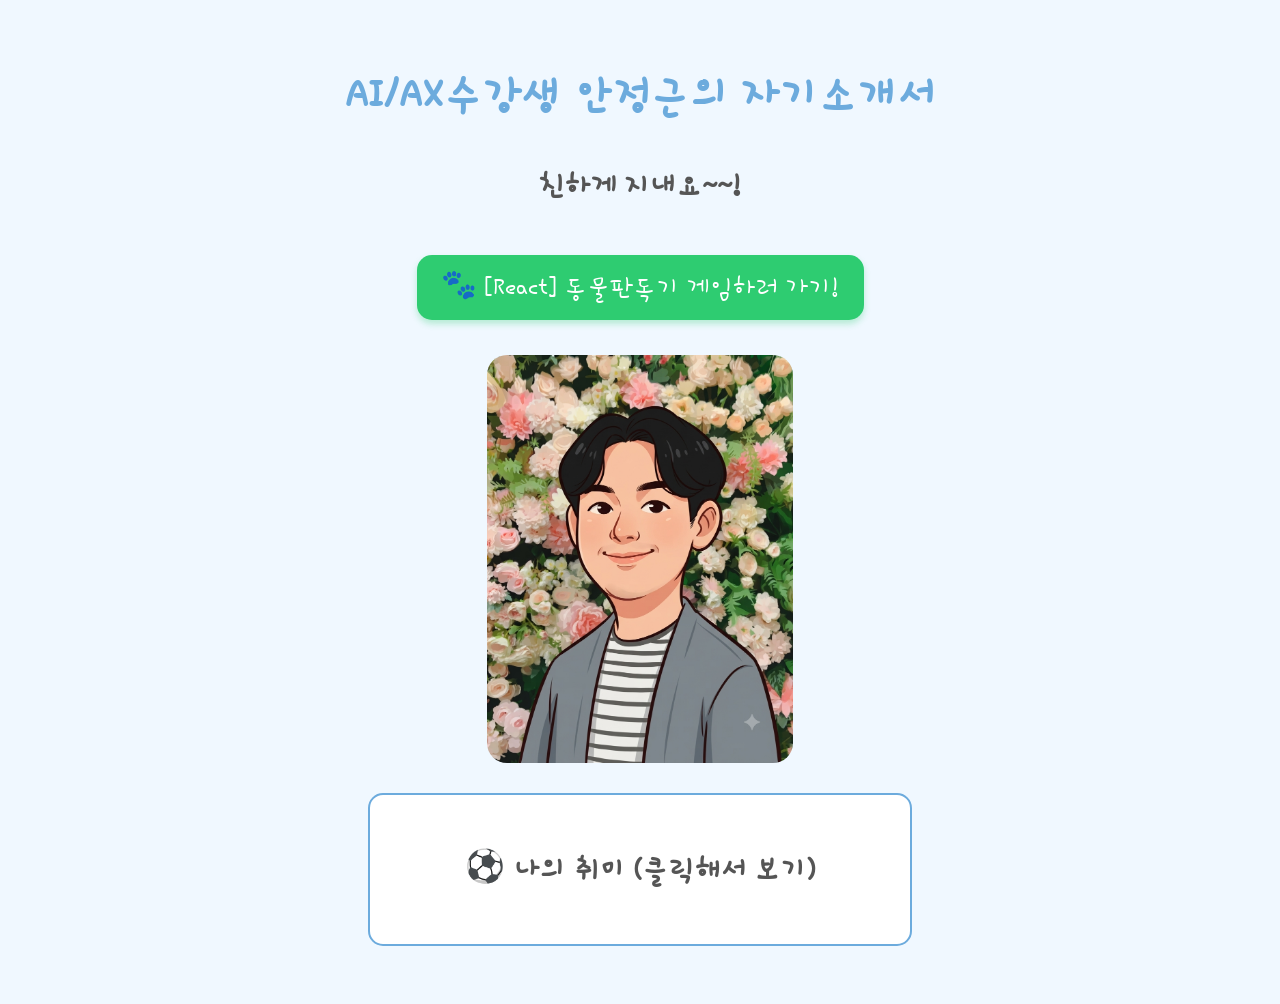
<file: index.html>
<!DOCTYPE html>
<html lang="ko">
<head>
    <meta charset="UTF-8">
    <meta name="viewport" content="width=device-width, initial-scale=1.0">
    <title>자기소개 페이지</title>
    <!-- 폰트 적용 -->
    <link href="https://fonts.googleapis.com/css2?family=Gugi&family=Hi+Melody&display=swap" rel="stylesheet">
    
    <style>
        body {
            background-color: aliceblue; /* 전체 배경색 */
            color: #1c2c5b;
            font-family: "Gugi", sans-serif; /* 기본 폰트 */
            text-align: center;
            padding: 20px;
        }

        h2 { 
            color: #6CABDD; 
            font-family: "Hi Melody", cursive;
            font-size: 3rem;
        }

        h3 { 
            color: #555; 
            font-family: "Hi Melody", cursive;
            font-size: 2rem;
        }

        .main-img {
            width: 25%;
            display: block;
            margin: 20px auto;
            border-radius: 20px;
        }

        /* 🐾 동물판독기 바로가기 버튼 스타일 추가 */
        .game-btn {
            display: inline-block;
            background-color: #2ecc71; /* 동물판독기 느낌의 초록색 */
            color: white;
            text-decoration: none;
            padding: 12px 24px;
            font-family: "Hi Melody", cursive;
            font-size: 1.8rem;
            border-radius: 15px;
            box-shadow: 0 4px 6px rgba(46, 204, 113, 0.3);
            transition: 0.3s ease-in-out;
            margin: 15px 0;
        }

        .game-btn:hover {
            background-color: #27ae60;
            transform: translateY(-3px); /* 살짝 떠오르는 효과 */
            box-shadow: 0 6px 12px rgba(46, 204, 113, 0.4);
        }

        .hobby-section {
            background-color: white;
            border: 2px solid #6CABDD;
            padding: 20px;
            margin: 30px auto;
            max-width: 500px;
            border-radius: 15px;
            transition: 0.3s; /* 마우스 올릴 때 부드러운 효과 */
        }
        
        .hobby-section:hover { background-color: #f0f8ff; } /* 마우스 올리면 색 변화 */
    </style>
</head>
<body>
    <h2>AI/AX수강생 안정근의 자기소개서</h2>
    <h3>친하게 지내요~~!</h3>
    
    <!-- 💡 동물판독기 링크 연결 (오타 수정 및 스타일 적용) -->
    <!-- 로컬에서 React를 켜두셨다면 주소를 "http://localhost:3000" 등으로 변경하여 테스트해 보세요! -->
    <a href="./rock-paper-scissors-game" class="game-btn" target="_blank">
        🐾 [React] 동물판독기 게임하러 가기!
    </a>
    
    <br>

    <a href="caricature.png" target="_blank">
        <img src="caricature.png" alt="제 캐리커처입니다" class="main-img"> 
    </a>

    <div class="hobby-section">
        <!-- 오타 수정: hoddy -> hobby -->
        <a href="hoddy.html" style="text-decoration: none; color: inherit;">
            <h3>⚽ 나의 취미 (클릭해서 보기)</h3>
        </a>
    </div>
</body>
</html>
</file>
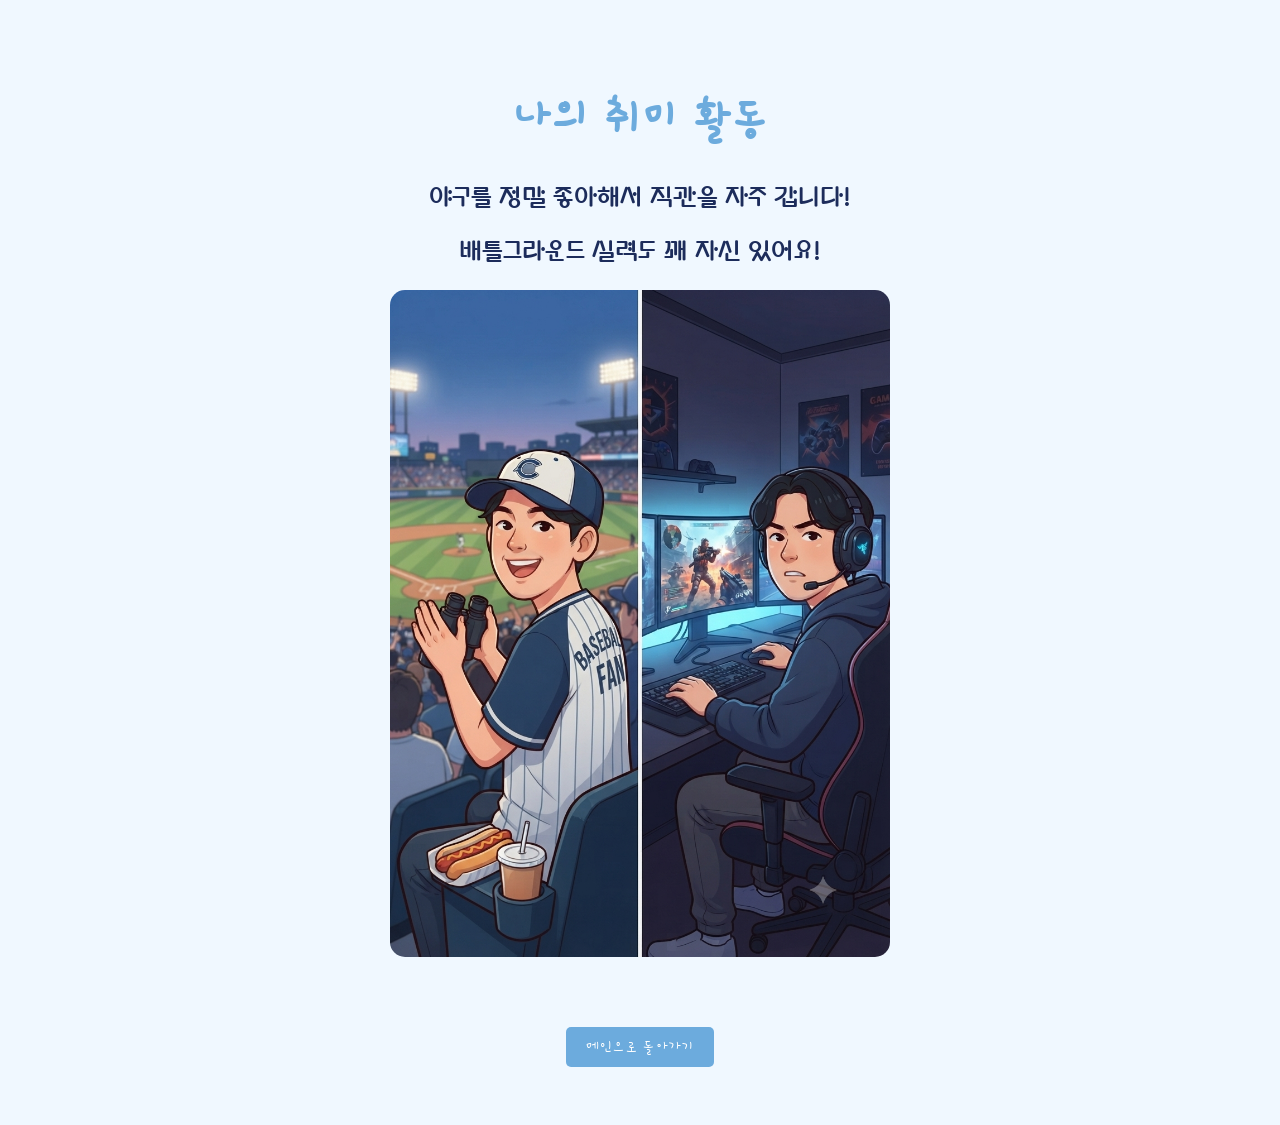
<file: hoddy.html>
<!DOCTYPE html>
<html lang="ko">
<head>
    <meta charset="UTF-8">
    <title>안정근의 취미</title>
    <link href="https://fonts.googleapis.com/css2?family=Gugi&family=Hi+Melody&display=swap" rel="stylesheet">
    
    <style>
        body { 
            background-color: aliceblue; /* 메인과 동일한 배경색 */
            font-family: "Gugi", sans-serif; /* 메인과 동일한 폰트 */
            text-align: center; 
            padding: 50px; 
            color: #1c2c5b;
        }
        h1 { color: #6CABDD; font-family: "Hi Melody", cursive; font-size: 3rem; }
        p { font-size: 1.5rem; }
        
        .main-img {
            width: 80%; 
            max-width: 500px; 
            display: block; 
            margin: 20px auto; 
            border-radius: 15px;
        }

        .back-btn { 
            margin-top: 30px; 
            display: inline-block; 
            padding: 10px 20px; 
            background: #6CABDD; 
            color: white; 
            text-decoration: none; 
            border-radius: 5px; 
            font-family: "Hi Melody", cursive;
        }
    </style>
</head>
<body>
    <h1>나의 취미 활동</h1>
    <p>야구를 정말 좋아해서 직관을 자주 갑니다!</p>
    <p>배틀그라운드 실력도 꽤 자신 있어요!</p>
    
    <img src="caricature2.png" alt="야구직관/오락하는사진" class="main-img"> 
    
    <br>
    <a href="index.html" class="back-btn">메인으로 돌아가기</a>
</body>
</html>
</file>
